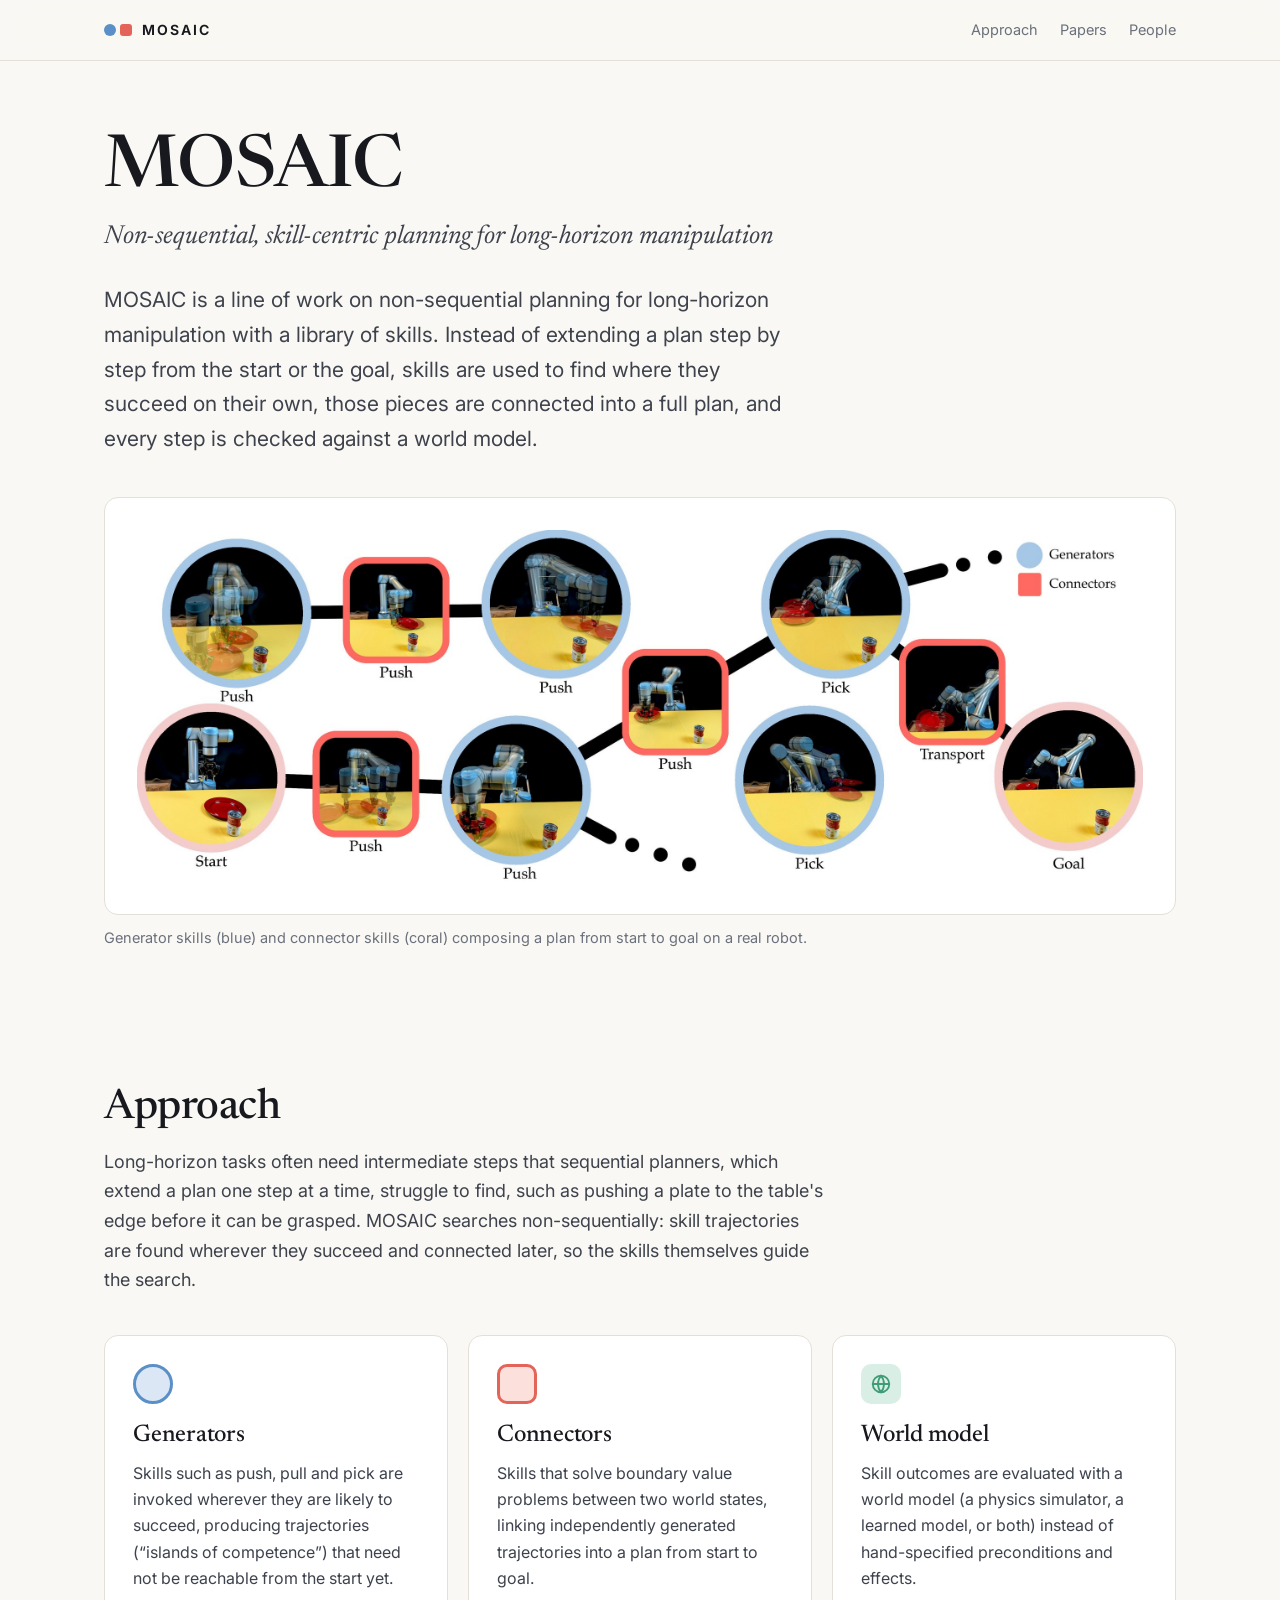
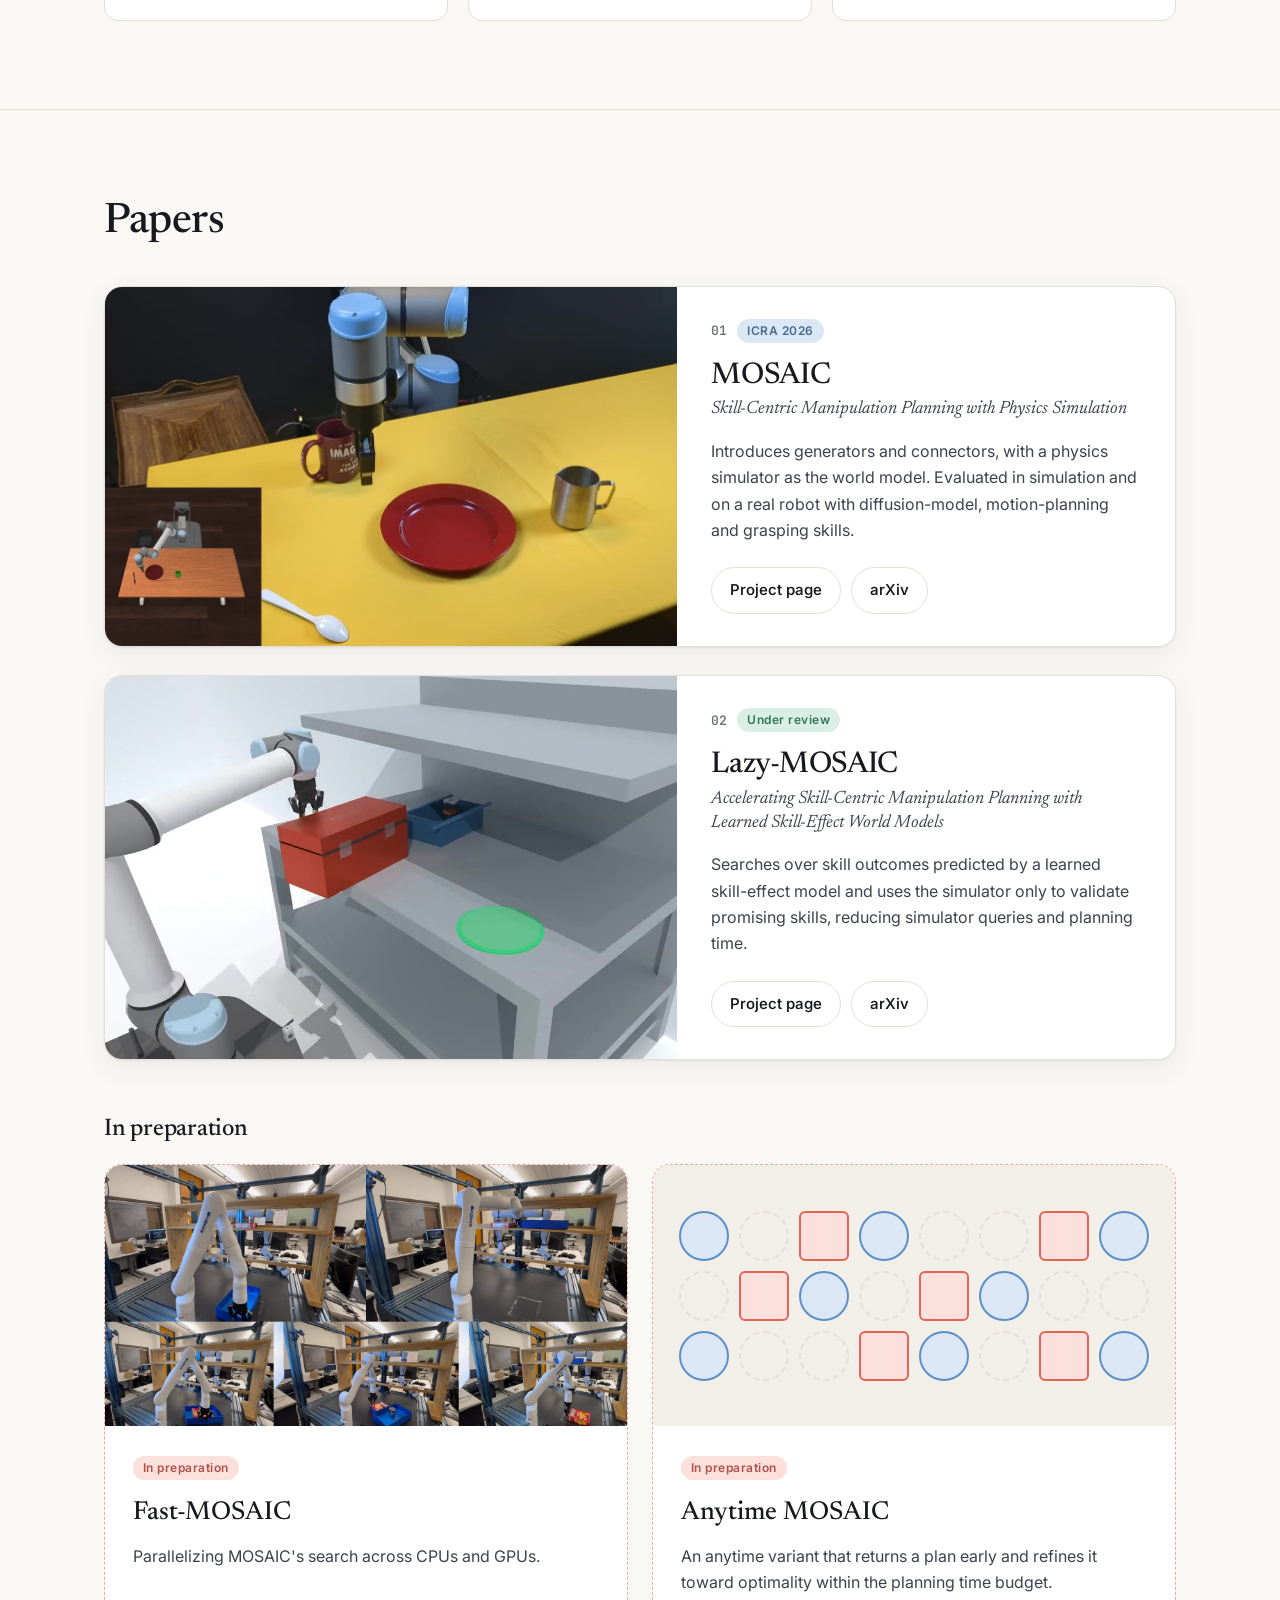
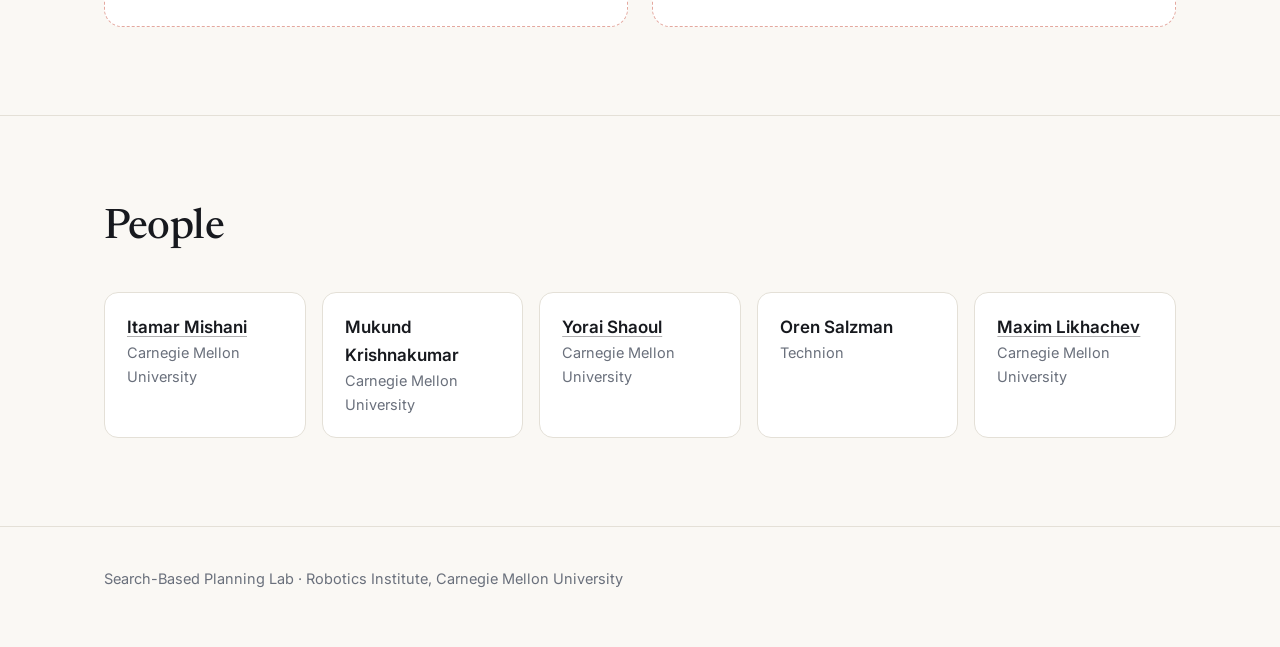
<file: index.html>
<!doctype html>
<html lang="en">
<head>
  <meta charset="utf-8">
  <meta name="viewport" content="width=device-width, initial-scale=1">
  <title>MOSAIC: Non-Sequential, Skill-Centric Manipulation Planning</title>
  <meta name="description" content="MOSAIC is a line of work on non-sequential, skill-centric planning for long-horizon robot manipulation.">
  <meta property="og:title" content="MOSAIC: Skill-Centric Manipulation Planning">
  <meta property="og:description" content="A family of skill-centric planners for long-horizon robot manipulation.">
  <meta property="og:image" content="https://skill-mosaic.github.io/assets/media/mosaic/mosaic_main.jpg">
  <meta name="twitter:card" content="summary_large_image">
  <link rel="icon" href="assets/favicon.gif">
  <link rel="preconnect" href="https://fonts.googleapis.com">
  <link rel="preconnect" href="https://fonts.gstatic.com" crossorigin>
  <link href="https://fonts.googleapis.com/css2?family=Inter:wght@400;500;600;700&family=JetBrains+Mono:wght@500;600&family=Newsreader:ital,opsz,wght@0,6..72,400;0,6..72,500;1,6..72,400;1,6..72,500&display=swap" rel="stylesheet">
  <link rel="stylesheet" href="assets/css/site.css">
  <script defer src="assets/js/site.js"></script>
</head>
<body>

<nav class="nav">
  <div class="wrap">
    <a class="brand" href="./"><span class="brand-mark"><i class="c"></i><i class="s"></i></span>MOSAIC</a>
    <div class="nav-links">
      <a href="#paradigm">Approach</a>
      <a href="#papers">Papers</a>
      <a href="#team" class="hide-sm">People</a>
    </div>
  </div>
</nav>

<header class="hero">
  <div class="wrap">
    <h1>MOSAIC</h1>
    <p class="hero-sub">Non-sequential, skill-centric planning for long-horizon manipulation</p>
    <p class="lede">
      MOSAIC is a line of work on non-sequential planning for long-horizon manipulation with a library of skills.
      Instead of extending a plan step by step from the start or the goal, skills are used to find where they succeed
      on their own, those pieces are connected into a full plan, and every step is checked against a world model.
    </p>

    <figure class="hero-figure">
      <div class="figure-card">
        <img src="assets/media/mosaic/mosaic_main.jpg" width="2400" height="840"
             alt="A MOSAIC plan on a real robot: generator skills (blue circles) such as push and pick are found independently, and connector skills (coral squares) link them from start to goal.">
      </div>
      <figcaption>Generator skills (blue) and connector skills (coral) composing a plan from start to goal on a real robot.</figcaption>
    </figure>
  </div>
</header>

<section class="section" id="paradigm">
  <div class="wrap">
    <div class="section-head">
      <h2>Approach</h2>
      <p>
        Long-horizon tasks often need intermediate steps that sequential planners, which extend a plan one step at a time,
        struggle to find, such as pushing a plate to the table's edge before it can be grasped. MOSAIC searches
        non-sequentially: skill trajectories are found wherever they succeed and connected later, so the skills themselves guide the search.
      </p>
    </div>

    <div class="pillars">
      <div class="pillar">
        <div class="glyph gen" aria-hidden="true"></div>
        <h3>Generators</h3>
        <p>Skills such as push, pull and pick are invoked wherever they are likely to succeed, producing trajectories (“islands of competence”) that need not be reachable from the start yet.</p>
      </div>
      <div class="pillar">
        <div class="glyph con" aria-hidden="true"></div>
        <h3>Connectors</h3>
        <p>Skills that solve boundary value problems between two world states, linking independently generated trajectories into a plan from start to goal.</p>
      </div>
      <div class="pillar">
        <div class="glyph wm" aria-hidden="true">
          <svg viewBox="0 0 24 24" fill="none" stroke="currentColor" stroke-width="2" stroke-linecap="round" stroke-linejoin="round"><circle cx="12" cy="12" r="9"/><path d="M3 12h18M12 3a14 14 0 0 1 0 18M12 3a14 14 0 0 0 0 18"/></svg>
        </div>
        <h3>World model</h3>
        <p>Skill outcomes are evaluated with a world model (a physics simulator, a learned model, or both) instead of hand-specified preconditions and effects.</p>
      </div>
    </div>

      </div>
</section>

<section class="section" id="papers">
  <div class="wrap">
    <div class="section-head">
      <h2>Papers</h2>
    </div>

    <div class="papers">
      <article class="paper">
        <a class="media" href="mosaic/" aria-label="MOSAIC project page">
          <video data-loop autoplay muted loop playsinline preload="metadata" poster="assets/media/mosaic/mosaic-static-obs.jpg">
            <source src="assets/media/mosaic/mosaic-static-obs.mp4" type="video/mp4">
          </video>
        </a>
        <div class="paper-body">
          <div class="paper-meta"><span class="paper-num">01</span><span class="tag venue">ICRA 2026</span></div>
          <h3>MOSAIC</h3>
          <div class="subtitle">Skill-Centric Manipulation Planning with Physics Simulation</div>
          <p class="pitch">Introduces generators and connectors, with a physics simulator as the world model. Evaluated in simulation and on a real robot with diffusion-model, motion-planning and grasping skills.</p>
          <div class="btn-row">
            <a class="btn" href="mosaic/">Project page</a>
            <a class="btn" href="https://arxiv.org/abs/2504.16738">arXiv</a>
          </div>
        </div>
      </article>

      <article class="paper">
        <a class="media" href="lazy-mosaic/" aria-label="Lazy-MOSAIC project page">
          <video data-loop autoplay muted loop playsinline preload="metadata" poster="assets/media/lazy/sim_cover.jpg">
            <source src="assets/media/lazy/sim_cover.mp4" type="video/mp4">
          </video>
        </a>
        <div class="paper-body">
          <div class="paper-meta"><span class="paper-num">02</span><span class="tag review">Under review</span></div>
          <h3>Lazy-MOSAIC</h3>
          <div class="subtitle">Accelerating Skill-Centric Manipulation Planning with Learned Skill-Effect World Models</div>
          <p class="pitch">Searches over skill outcomes predicted by a learned skill-effect model and uses the simulator only to validate promising skills, reducing simulator queries and planning time.</p>
          <div class="btn-row">
            <a class="btn" href="lazy-mosaic/">Project page</a>
            <a class="btn" href="https://arxiv.org/abs/2611.21517">arXiv</a>
          </div>
        </div>
      </article>
    </div>

    <div class="upcoming-head">
      <h3>In preparation</h3>
    </div>
    <div class="teasers">
      <article class="teaser">
        <div class="media">
          <video data-loop autoplay muted loop playsinline preload="metadata" poster="assets/media/upcoming/parallel_montage.jpg"
                 aria-label="Five real-robot runs of a Kinova arm moving a bin, a can and a cracker box on a shelf.">
            <source src="assets/media/upcoming/parallel_montage.mp4" type="video/mp4">
          </video>
        </div>
        <div class="teaser-body">
          <span class="tag soon">In preparation</span>
          <h4>Fast-MOSAIC</h4>
          <p>Parallelizing MOSAIC's search across CPUs and GPUs.</p>
        </div>
      </article>
      <article class="teaser">
        <div class="media" aria-hidden="true">
          <div class="tiles">
            <i class="c"></i><i class="o"></i><i class="s"></i><i class="c"></i><i class="o"></i><i class="o"></i><i class="s"></i><i class="c"></i>
            <i class="o"></i><i class="s"></i><i class="c"></i><i class="o"></i><i class="s"></i><i class="c"></i><i class="o"></i><i class="o"></i>
            <i class="c"></i><i class="o"></i><i class="o"></i><i class="s"></i><i class="c"></i><i class="o"></i><i class="s"></i><i class="c"></i>
          </div>
        </div>
        <div class="teaser-body">
          <span class="tag soon">In preparation</span>
          <h4>Anytime MOSAIC</h4>
          <p>An anytime variant that returns a plan early and refines it toward optimality within the planning time budget.</p>
        </div>
      </article>
    </div>
  </div>
</section>

<section class="section" id="team">
  <div class="wrap">
    <div class="section-head">
      <h2>People</h2>
    </div>
    <div class="people">
      <div class="person"><b><a href="https://imishani.github.io/">Itamar Mishani</a></b><span>Carnegie Mellon University</span></div>
      <div class="person"><b>Mukund Krishnakumar</b><span>Carnegie Mellon University</span></div>
      <div class="person"><b><a href="https://yoraish.com/">Yorai Shaoul</a></b><span>Carnegie Mellon University</span></div>
      <div class="person"><b>Oren Salzman</b><span>Technion</span></div>
      <div class="person"><b><a href="https://www.cs.cmu.edu/~maxim/">Maxim Likhachev</a></b><span>Carnegie Mellon University</span></div>
    </div>
  </div>
</section>

<footer class="footer">
  <div class="wrap">
    <div>Search-Based Planning Lab · Robotics Institute, Carnegie Mellon University</div>
  </div>
</footer>

</body>
</html>
</file>
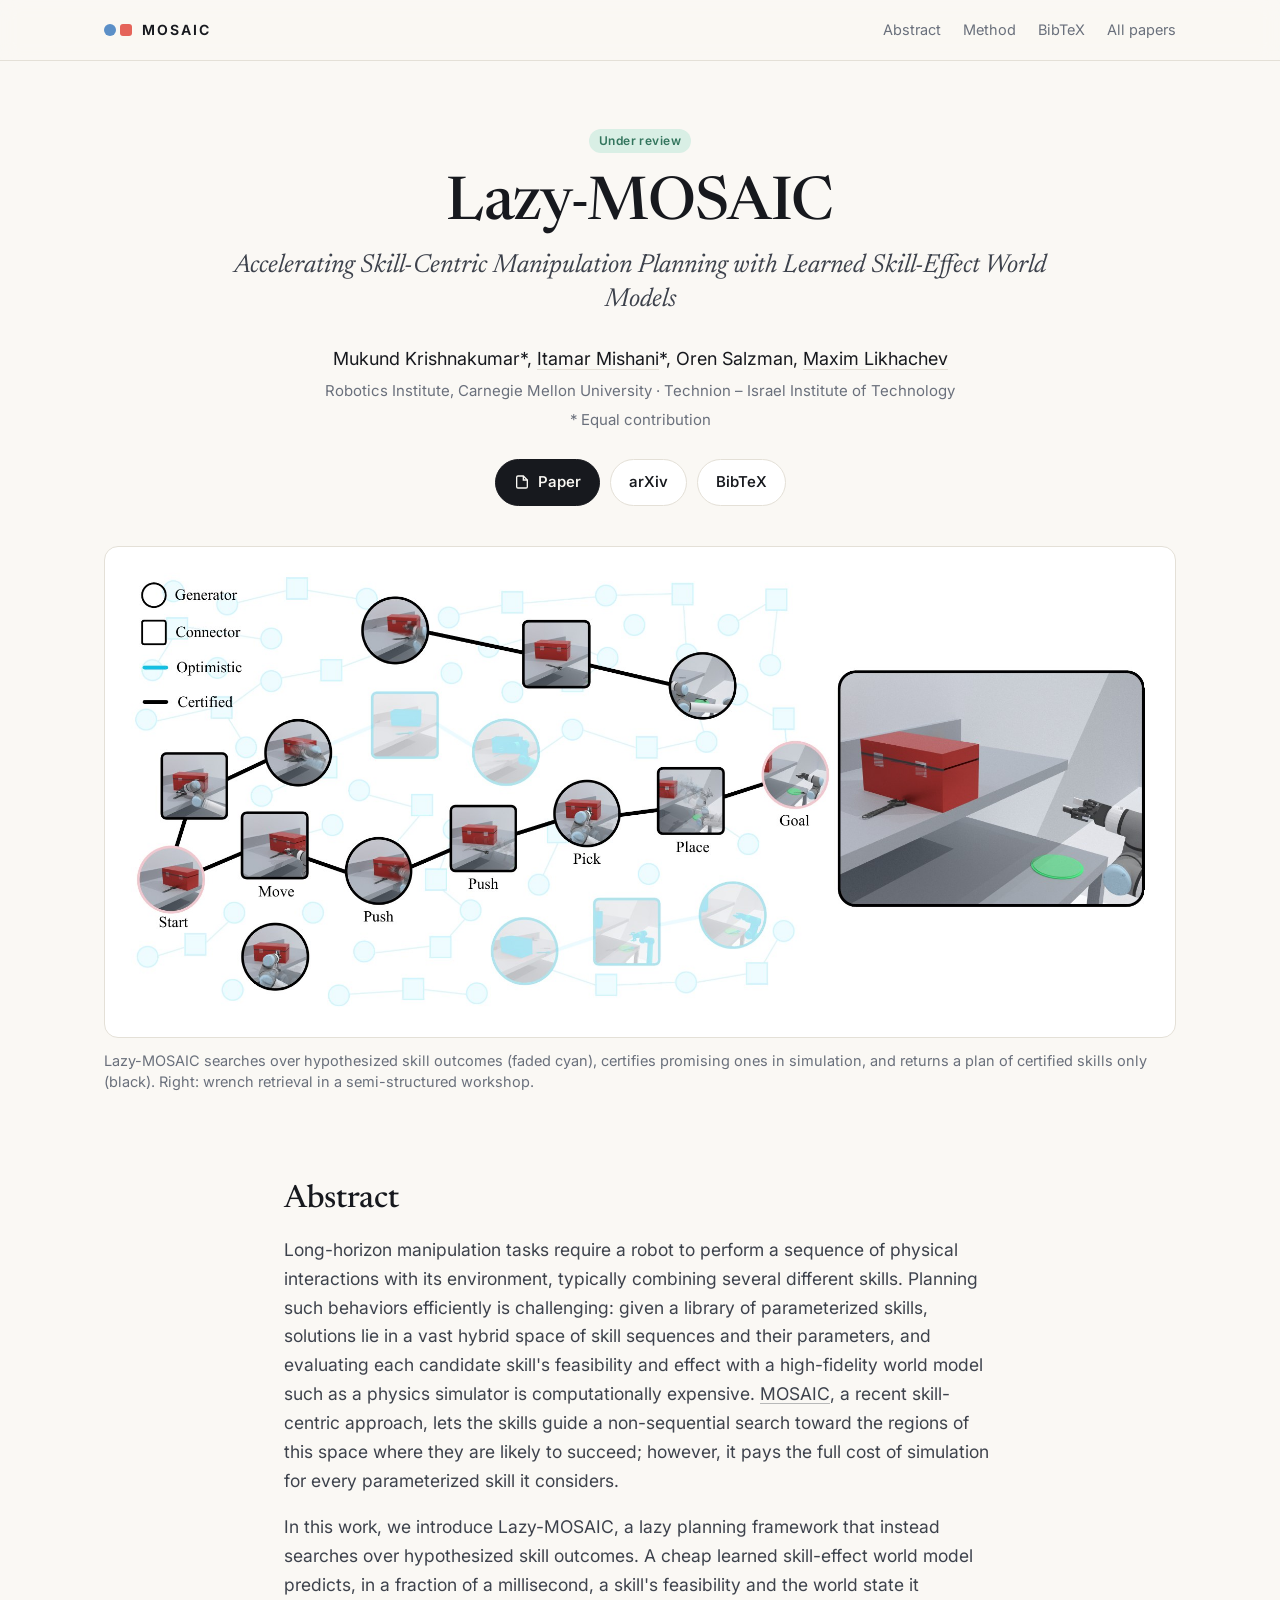
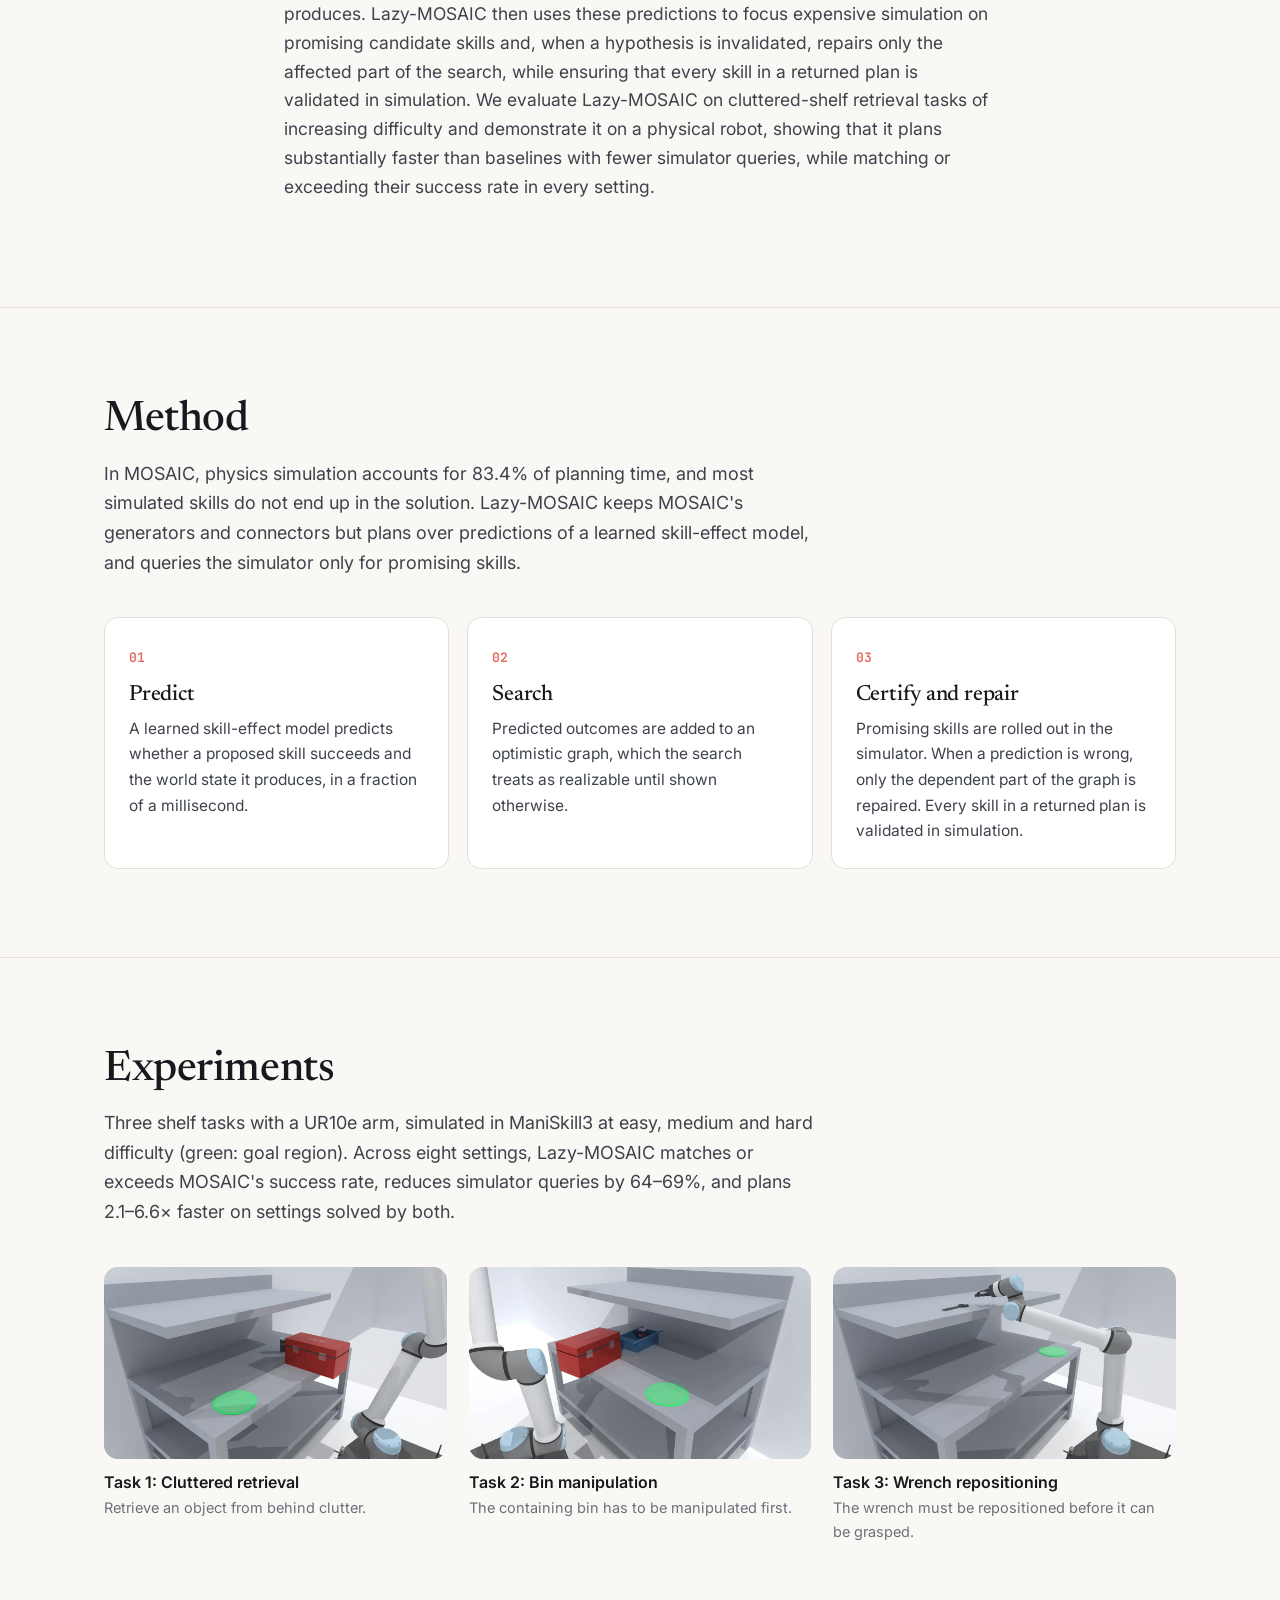
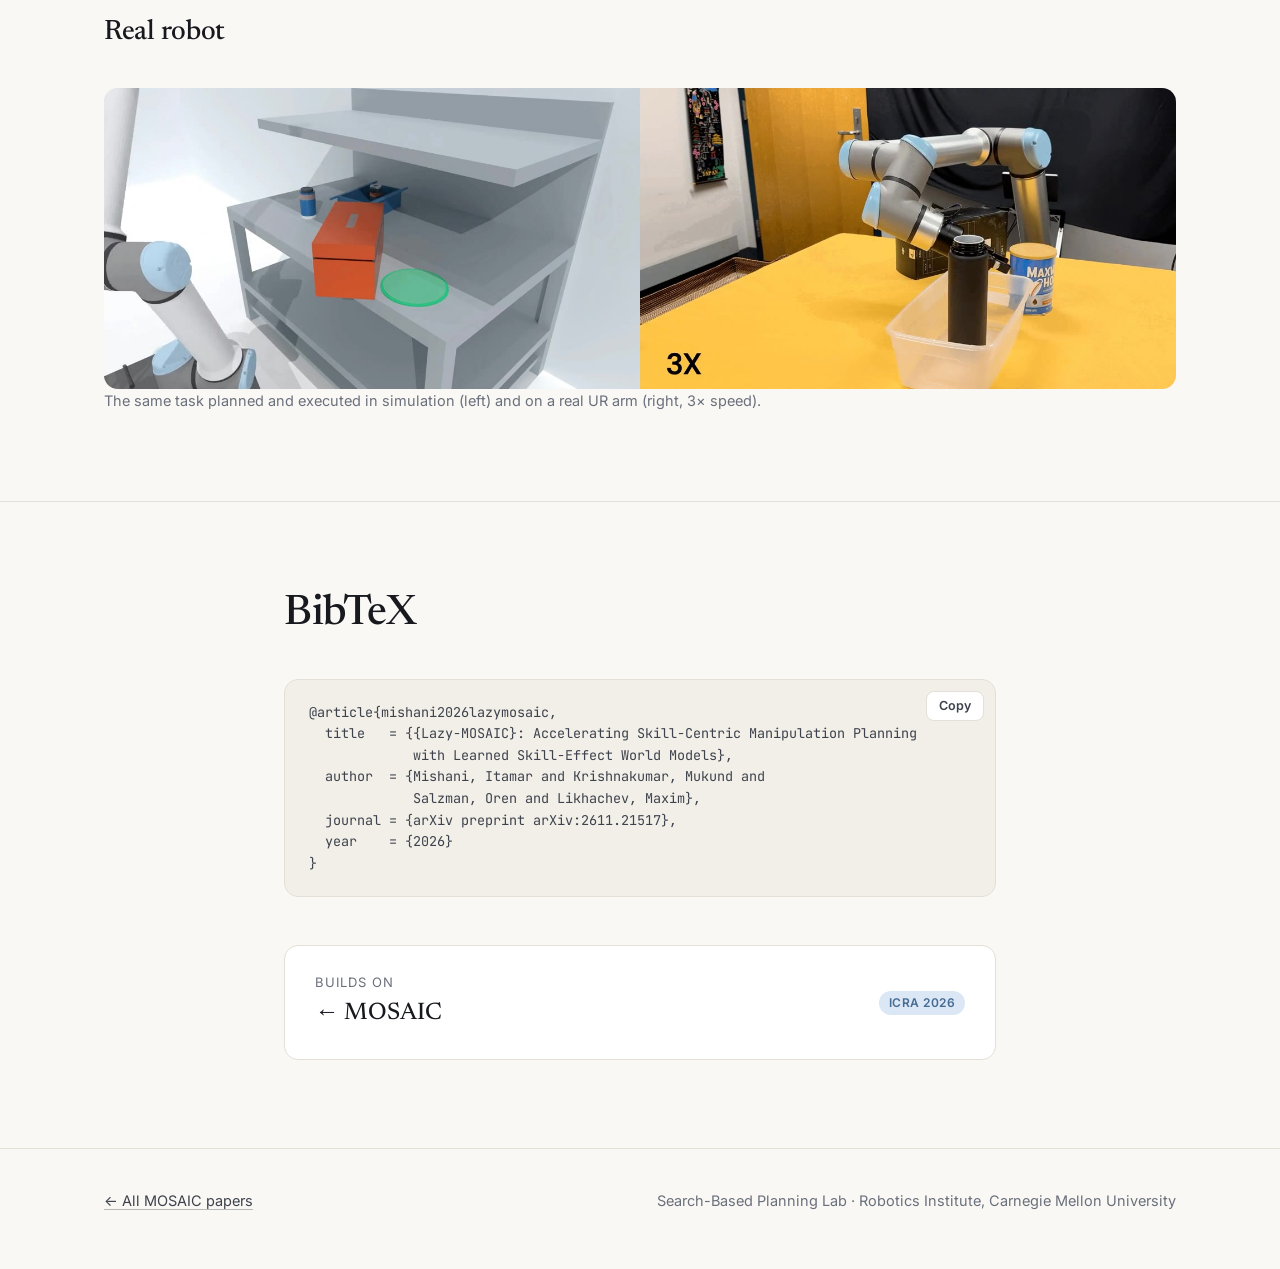
<file: lazy-mosaic/index.html>
<!doctype html>
<html lang="en">
<head>
  <meta charset="utf-8">
  <meta name="viewport" content="width=device-width, initial-scale=1">
  <title>Lazy-MOSAIC: Accelerating Skill-Centric Manipulation Planning with Learned Skill-Effect World Models</title>
  <meta name="description" content="Lazy-MOSAIC plans over cheap learned predictions of skill outcomes and simulates only what the plan needs: 2.1–6.6× faster planning with 64–69% fewer simulator queries.">
  <meta property="og:title" content="Lazy-MOSAIC: Accelerating Skill-Centric Manipulation Planning with Learned Skill-Effect World Models">
  <meta property="og:image" content="https://skill-mosaic.github.io/assets/media/lazy/lazy_main.jpg">
  <meta name="twitter:card" content="summary_large_image">
  <link rel="icon" href="../assets/favicon.gif">
  <link rel="preconnect" href="https://fonts.googleapis.com">
  <link rel="preconnect" href="https://fonts.gstatic.com" crossorigin>
  <link href="https://fonts.googleapis.com/css2?family=Inter:wght@400;500;600;700&family=JetBrains+Mono:wght@500;600&family=Newsreader:ital,opsz,wght@0,6..72,400;0,6..72,500;1,6..72,400;1,6..72,500&display=swap" rel="stylesheet">
  <link rel="stylesheet" href="../assets/css/site.css">
  <script defer src="../assets/js/site.js"></script>
</head>
<body>

<nav class="nav">
  <div class="wrap">
    <a class="brand" href="../"><span class="brand-mark"><i class="c"></i><i class="s"></i></span>MOSAIC</a>
    <div class="nav-links">
      <a href="#abstract">Abstract</a>
      <a href="#method" class="hide-sm">Method</a>
      <a href="#bibtex">BibTeX</a>
      <a href="../#papers">All papers</a>
    </div>
  </div>
</nav>

<header class="paper-hero">
  <div class="wrap">
    <span class="tag review">Under review</span>
    <h1>Lazy-MOSAIC</h1>
    <p class="subtitle">Accelerating Skill-Centric Manipulation Planning with Learned Skill-Effect World Models</p>
    <div class="authors">
      Mukund Krishnakumar*,
      <a href="https://imishani.github.io/">Itamar Mishani</a>*,
      Oren Salzman,
      <a href="https://www.cs.cmu.edu/~maxim/">Maxim Likhachev</a>
    </div>
    <div class="affil">Robotics Institute, Carnegie Mellon University · Technion – Israel Institute of Technology</div>
    <div class="affil">* Equal contribution</div>
    <div class="btn-row">
      <a class="btn primary" href="https://arxiv.org/pdf/2611.21517">
        <svg viewBox="0 0 24 24" fill="none" stroke="currentColor" stroke-width="2"><path d="M14 3H6a2 2 0 0 0-2 2v14a2 2 0 0 0 2 2h12a2 2 0 0 0 2-2V9z"/><path d="M14 3v6h6"/></svg>Paper</a>
      <a class="btn" href="https://arxiv.org/abs/2611.21517">arXiv</a>
      <a class="btn" href="#bibtex">BibTeX</a>
    </div>
  </div>
</header>

<div class="wrap">
  <figure>
    <div class="figure-card">
      <img src="../assets/media/lazy/lazy_main.jpg" width="2025" height="889"
           alt="Lazy-MOSAIC's search graph of generators and connectors: optimistic (cyan) and certified (black) skills from start to goal, beside the wrench retrieval scene.">
    </div>
    <figcaption>Lazy-MOSAIC searches over hypothesized skill outcomes (faded cyan), certifies promising ones in simulation, and returns a plan of certified skills only (black). Right: wrench retrieval in a semi-structured workshop.</figcaption>
  </figure>
</div>

<section class="section" id="abstract">
  <div class="wrap narrow prose">
    <h2>Abstract</h2>
    <p>
      Long-horizon manipulation tasks require a robot to perform a sequence of physical interactions with its environment,
      typically combining several different skills. Planning such behaviors efficiently is challenging: given a library of
      parameterized skills, solutions lie in a vast hybrid space of skill sequences and their parameters, and evaluating each
      candidate skill's feasibility and effect with a high-fidelity world model such as a physics simulator is computationally
      expensive. <a href="../mosaic/">MOSAIC</a>, a recent skill-centric approach, lets the skills guide a non-sequential search
      toward the regions of this space where they are likely to succeed; however, it pays the full cost of simulation for every
      parameterized skill it considers.
    </p>
    <p>
      In this work, we introduce Lazy-MOSAIC, a lazy planning framework that instead searches over hypothesized skill outcomes.
      A cheap learned skill-effect world model predicts, in a fraction of a millisecond, a skill's feasibility and the world state
      it produces. Lazy-MOSAIC then uses these predictions to focus expensive simulation on promising candidate skills and, when a
      hypothesis is invalidated, repairs only the affected part of the search, while ensuring that every skill in a returned plan is
      validated in simulation. We evaluate Lazy-MOSAIC on cluttered-shelf retrieval tasks of increasing difficulty and demonstrate it
      on a physical robot, showing that it plans substantially faster than baselines with fewer simulator queries, while matching or
      exceeding their success rate in every setting.
    </p>
  </div>
</section>

<section class="section" id="method">
  <div class="wrap">
    <div class="section-head">
      <h2>Method</h2>
      <p>
        In MOSAIC, physics simulation accounts for 83.4% of planning time, and most simulated skills do not end up in the solution.
        Lazy-MOSAIC keeps MOSAIC's generators and connectors but plans over predictions of a learned skill-effect model,
        and queries the simulator only for promising skills.
      </p>
    </div>
    <div class="steps">
      <div class="step">
        <h3>Predict</h3>
        <p>A learned skill-effect model predicts whether a proposed skill succeeds and the world state it produces, in a fraction of a millisecond.</p>
      </div>
      <div class="step">
        <h3>Search</h3>
        <p>Predicted outcomes are added to an optimistic graph, which the search treats as realizable until shown otherwise.</p>
      </div>
      <div class="step">
        <h3>Certify and repair</h3>
        <p>Promising skills are rolled out in the simulator. When a prediction is wrong, only the dependent part of the graph is repaired. Every skill in a returned plan is validated in simulation.</p>
      </div>
    </div>
  </div>
</section>

<section class="section" id="tasks">
  <div class="wrap">
    <div class="section-head">
      <h2>Experiments</h2>
      <p>Three shelf tasks with a UR10e arm, simulated in ManiSkill3 at easy, medium and hard difficulty (green: goal region). Across eight settings, Lazy-MOSAIC matches or exceeds MOSAIC's success rate, reduces simulator queries by 64–69%, and plans 2.1–6.6× faster on settings solved by both.</p>
    </div>
    <div class="grid-3">
      <figure class="clip">
        <div class="media"><video data-loop autoplay muted loop playsinline preload="metadata" poster="../assets/media/lazy/sim_task1.jpg"><source src="../assets/media/lazy/sim_task1.mp4" type="video/mp4"></video></div>
        <h3>Task 1: Cluttered retrieval</h3>
        <p>Retrieve an object from behind clutter.</p>
      </figure>
      <figure class="clip">
        <div class="media"><video data-loop autoplay muted loop playsinline preload="metadata" poster="../assets/media/lazy/sim_task2.jpg"><source src="../assets/media/lazy/sim_task2.mp4" type="video/mp4"></video></div>
        <h3>Task 2: Bin manipulation</h3>
        <p>The containing bin has to be manipulated first.</p>
      </figure>
      <figure class="clip">
        <div class="media"><video data-loop autoplay muted loop playsinline preload="metadata" poster="../assets/media/lazy/sim_task3.jpg"><source src="../assets/media/lazy/sim_task3.mp4" type="video/mp4"></video></div>
        <h3>Task 3: Wrench repositioning</h3>
        <p>The wrench must be repositioned before it can be grasped.</p>
      </figure>
    </div>

    <div class="section-head" style="margin-top:72px">
      <h2 style="font-size:28px">Real robot</h2>
    </div>
    <figure class="clip">
      <div class="media"><video data-loop autoplay muted loop playsinline preload="metadata" poster="../assets/media/lazy/sim_real.jpg"><source src="../assets/media/lazy/sim_real.mp4" type="video/mp4"></video></div>
      <p>The same task planned and executed in simulation (left) and on a real UR arm (right, 3× speed).</p>
    </figure>
  </div>
</section>

<section class="section" id="bibtex">
  <div class="wrap narrow">
    <div class="section-head"><h2>BibTeX</h2></div>
    <div class="bibtex">
      <button class="copy" type="button">Copy</button>
<pre>@article{mishani2026lazymosaic,
  title   = {{Lazy-MOSAIC}: Accelerating Skill-Centric Manipulation Planning
             with Learned Skill-Effect World Models},
  author  = {Mishani, Itamar and Krishnakumar, Mukund and
             Salzman, Oren and Likhachev, Maxim},
  journal = {arXiv preprint arXiv:2611.21517},
  year    = {2026}
}</pre>
    </div>
    <a class="next" href="../mosaic/" style="margin-top:48px">
      <span><small>Builds on</small><b>← MOSAIC</b></span>
      <span class="tag venue">ICRA 2026</span>
    </a>
  </div>
</section>

<footer class="footer">
  <div class="wrap">
    <div><a href="../">← All MOSAIC papers</a></div>
    <div>Search-Based Planning Lab · Robotics Institute, Carnegie Mellon University</div>
  </div>
</footer>

</body>
</html>
</file>
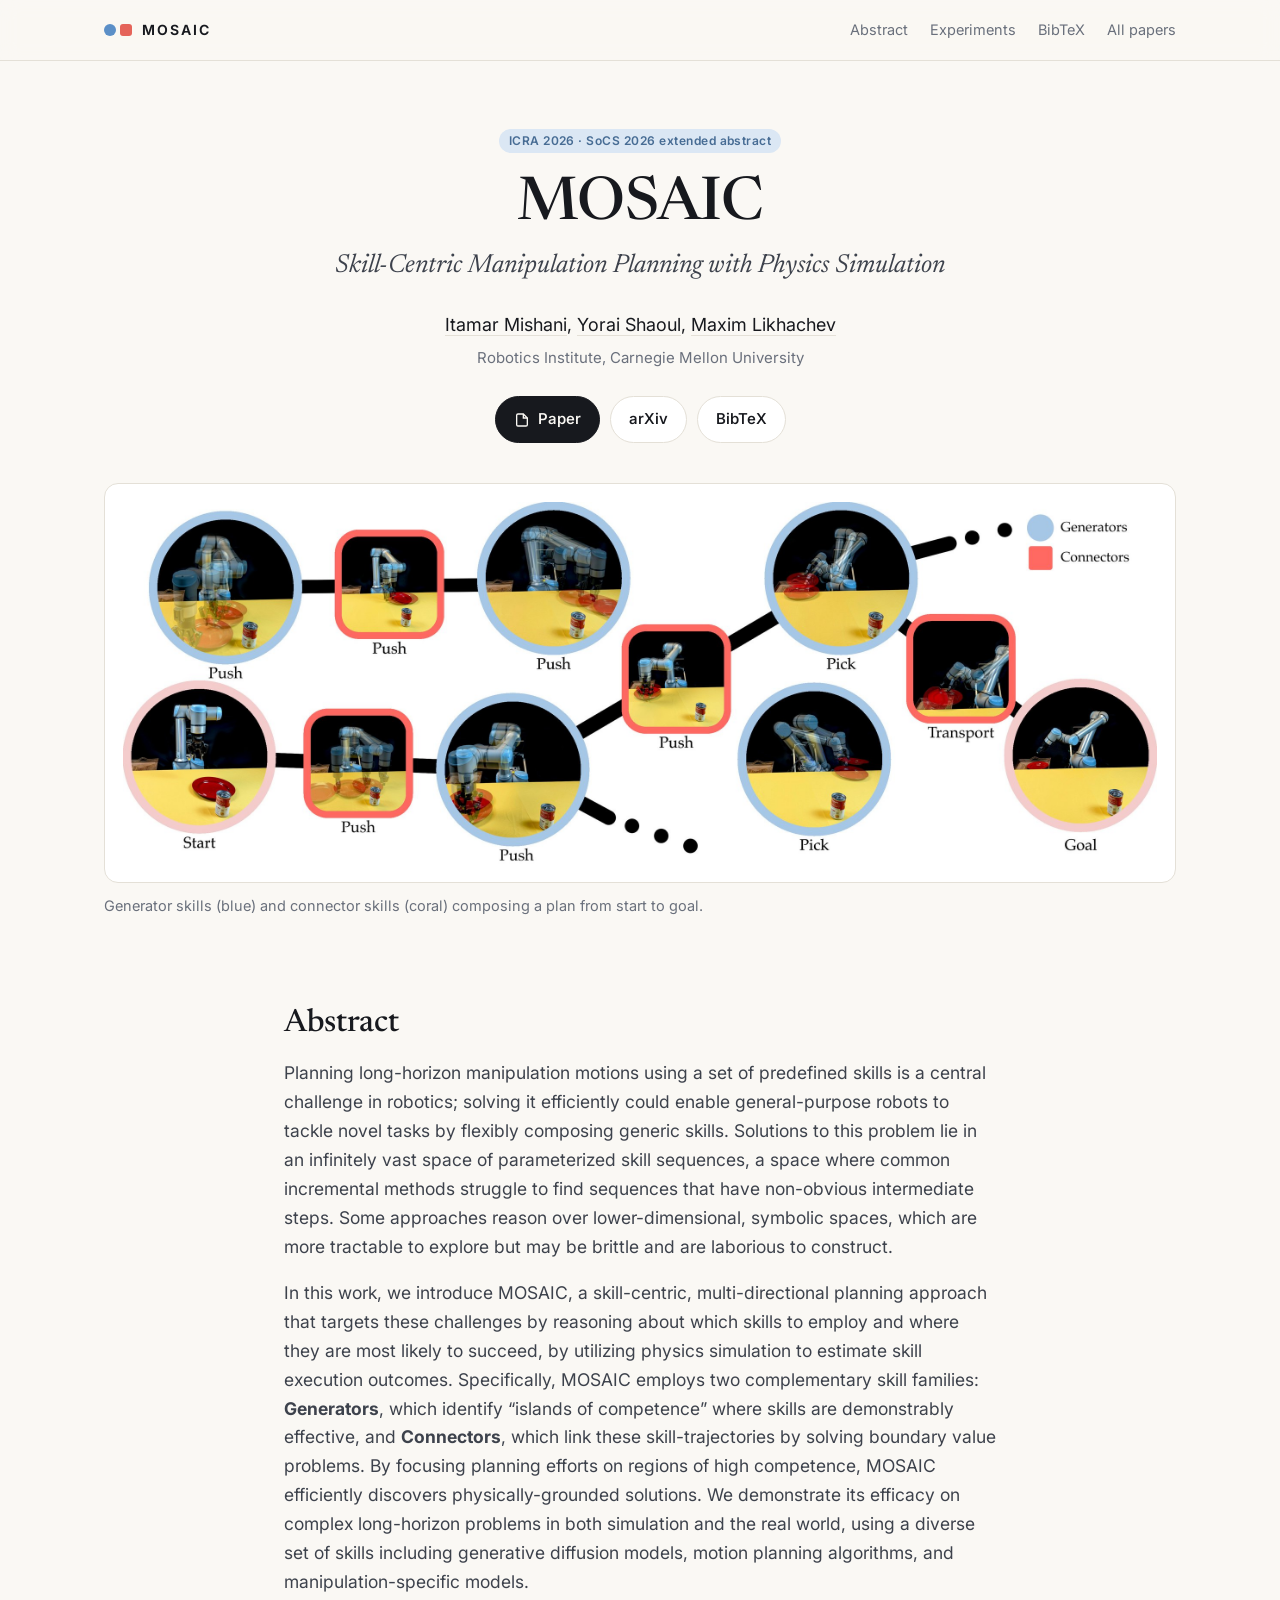
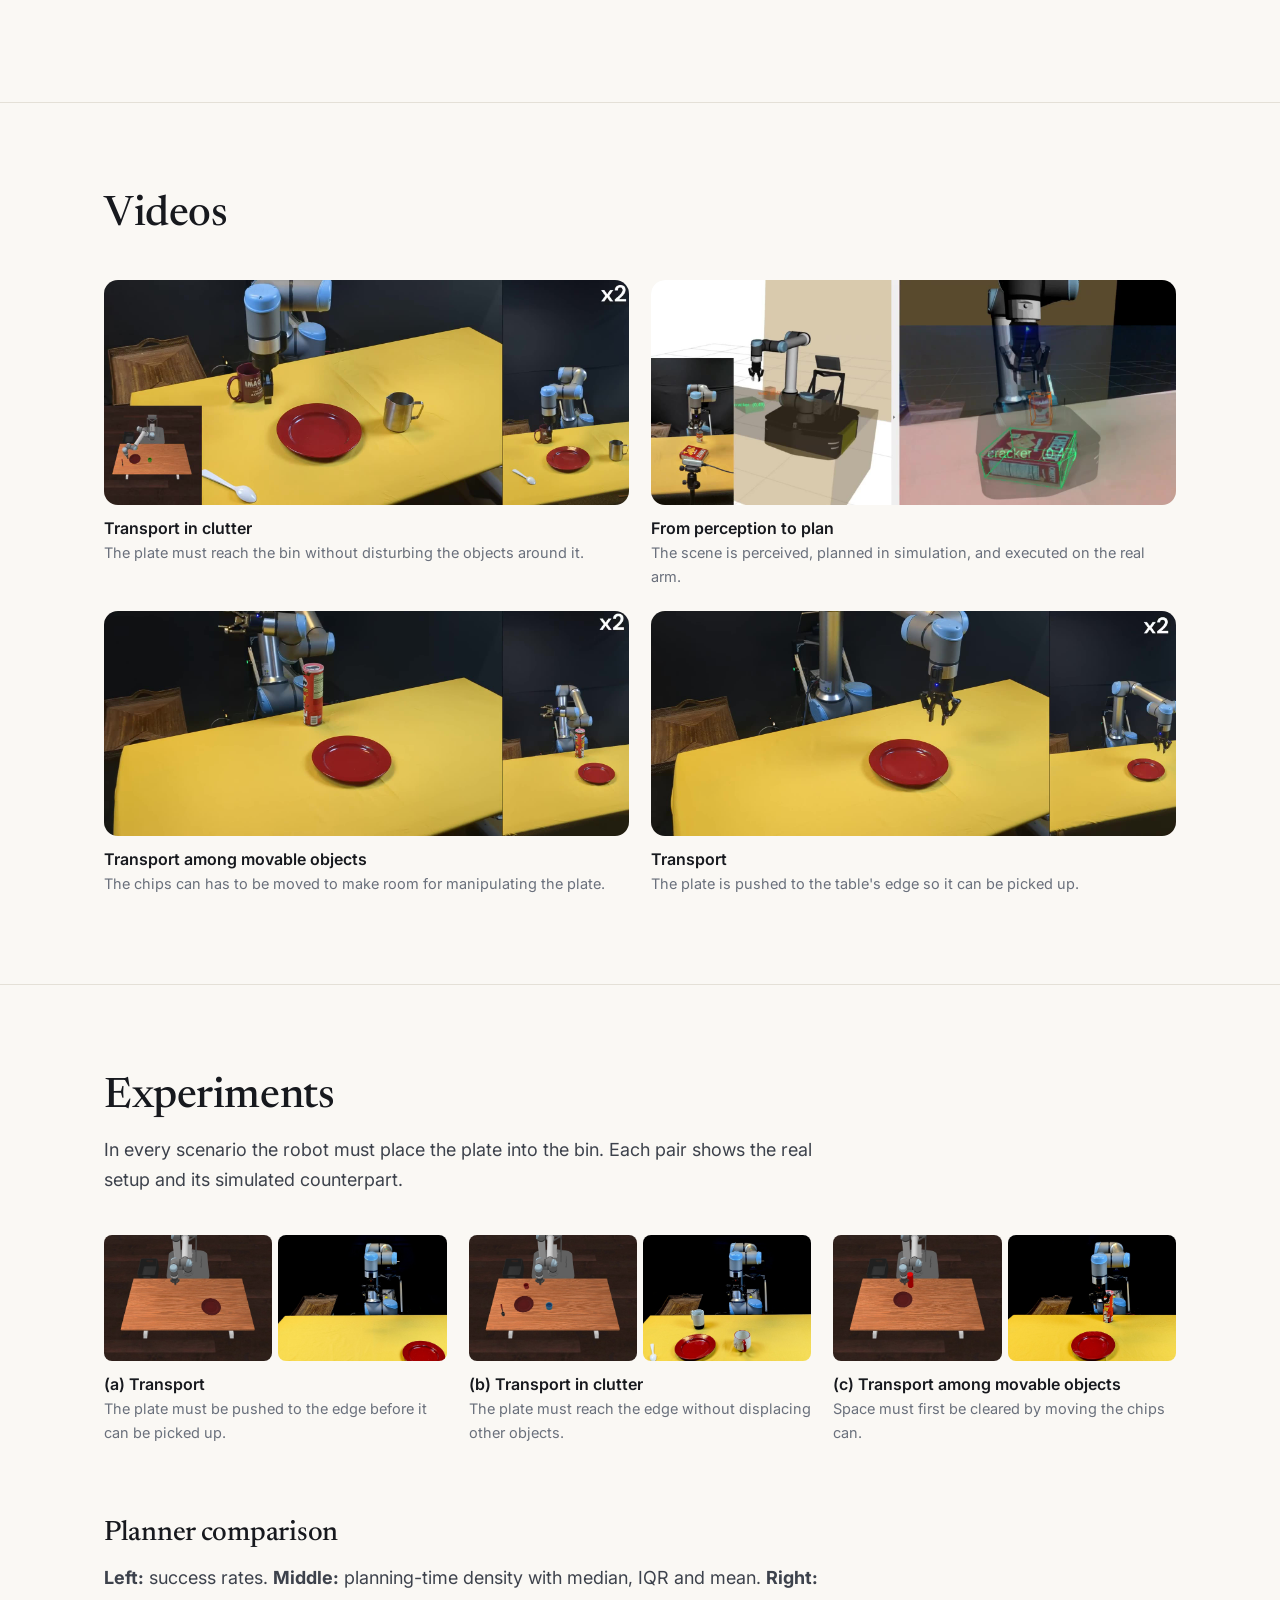
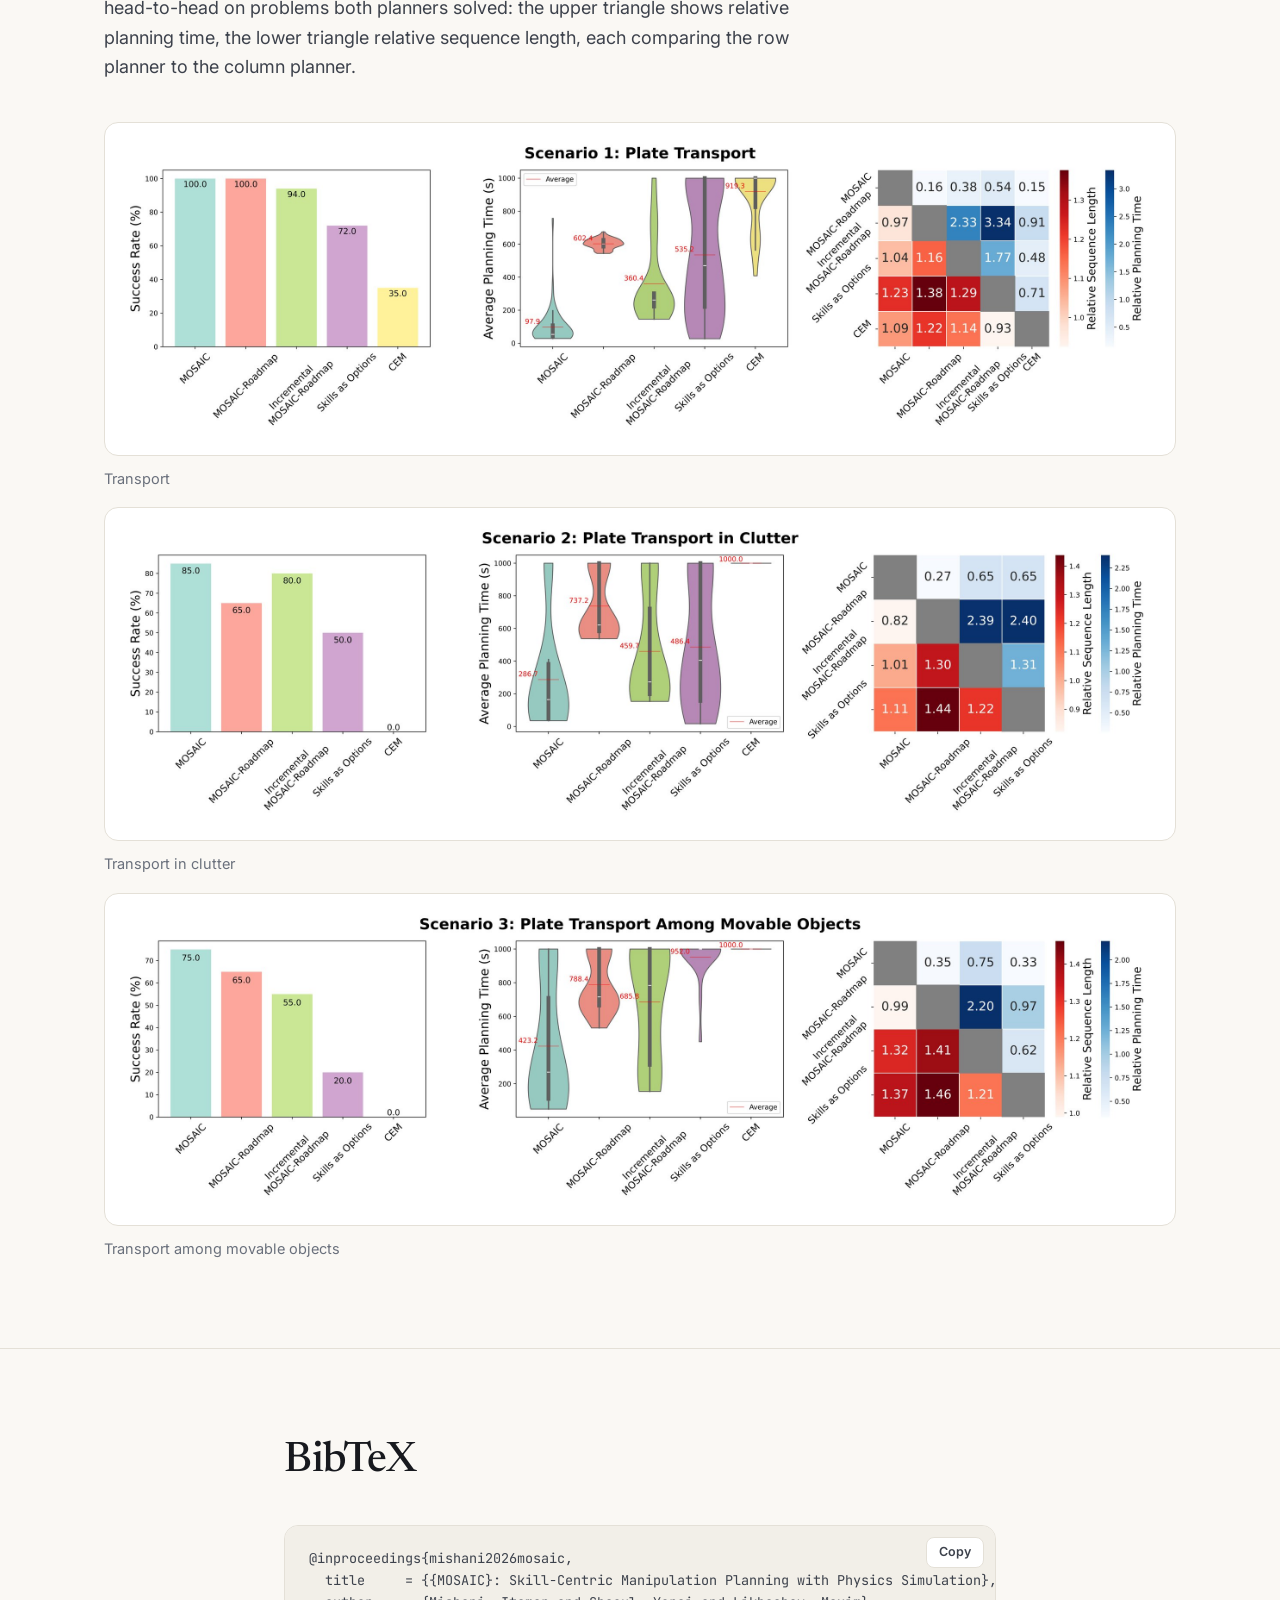
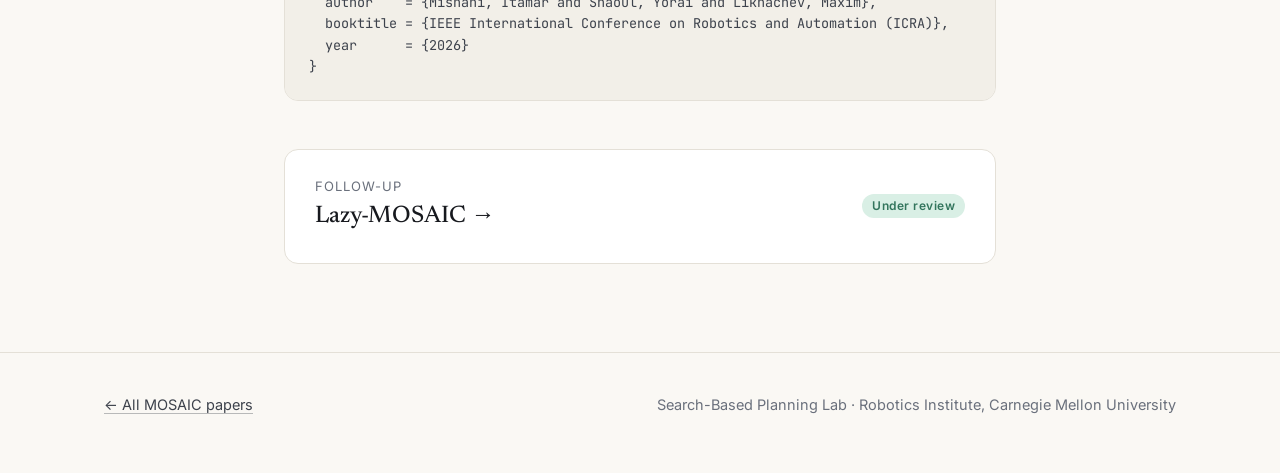
<file: mosaic/index.html>
<!doctype html>
<html lang="en">
<head>
  <meta charset="utf-8">
  <meta name="viewport" content="width=device-width, initial-scale=1">
  <title>MOSAIC: Skill-Centric Manipulation Planning with Physics Simulation</title>
  <meta name="description" content="MOSAIC (ICRA 2026): skill-centric, multi-directional manipulation planning that uses physics simulation to find where skills succeed.">
  <meta property="og:title" content="MOSAIC: Skill-Centric Manipulation Planning with Physics Simulation">
  <meta property="og:image" content="https://skill-mosaic.github.io/assets/media/mosaic/mosaic_main.jpg">
  <meta name="twitter:card" content="summary_large_image">
  <link rel="icon" href="../assets/favicon.gif">
  <link rel="preconnect" href="https://fonts.googleapis.com">
  <link rel="preconnect" href="https://fonts.gstatic.com" crossorigin>
  <link href="https://fonts.googleapis.com/css2?family=Inter:wght@400;500;600;700&family=JetBrains+Mono:wght@500;600&family=Newsreader:ital,opsz,wght@0,6..72,400;0,6..72,500;1,6..72,400;1,6..72,500&display=swap" rel="stylesheet">
  <link rel="stylesheet" href="../assets/css/site.css">
  <script defer src="../assets/js/site.js"></script>
</head>
<body>

<nav class="nav">
  <div class="wrap">
    <a class="brand" href="../"><span class="brand-mark"><i class="c"></i><i class="s"></i></span>MOSAIC</a>
    <div class="nav-links">
      <a href="#abstract">Abstract</a>
      <a href="#experiments" class="hide-sm">Experiments</a>
      <a href="#bibtex">BibTeX</a>
      <a href="../#papers">All papers</a>
    </div>
  </div>
</nav>

<header class="paper-hero">
  <div class="wrap">
    <span class="tag venue">ICRA 2026 · SoCS 2026 extended abstract</span>
    <h1>MOSAIC</h1>
    <p class="subtitle">Skill-Centric Manipulation Planning with Physics Simulation</p>
    <div class="authors">
      <a href="https://imishani.github.io/">Itamar Mishani</a>,
      <a href="https://yoraish.com/">Yorai Shaoul</a>,
      <a href="https://www.cs.cmu.edu/~maxim/">Maxim Likhachev</a>
    </div>
    <div class="affil">Robotics Institute, Carnegie Mellon University</div>
    <div class="btn-row">
      <a class="btn primary" href="https://arxiv.org/pdf/2504.16738">
        <svg viewBox="0 0 24 24" fill="none" stroke="currentColor" stroke-width="2"><path d="M14 3H6a2 2 0 0 0-2 2v14a2 2 0 0 0 2 2h12a2 2 0 0 0 2-2V9z"/><path d="M14 3v6h6"/></svg>Paper</a>
      <a class="btn" href="https://arxiv.org/abs/2504.16738">arXiv</a>
      <a class="btn" href="#bibtex">BibTeX</a>
    </div>
  </div>
</header>

<div class="wrap">
  <figure>
    <div class="figure-card">
      <img src="../assets/media/mosaic/mosaic_main.jpg" width="2400" height="840"
           alt="Generators (blue circles) and connectors (coral squares) forming a plan from start to goal on a real UR arm.">
    </div>
    <figcaption>Generator skills (blue) and connector skills (coral) composing a plan from start to goal.</figcaption>
  </figure>
</div>

<section class="section" id="abstract">
  <div class="wrap narrow prose">
    <h2>Abstract</h2>
    <p>
      Planning long-horizon manipulation motions using a set of predefined skills is a central challenge in robotics;
      solving it efficiently could enable general-purpose robots to tackle novel tasks by flexibly composing generic skills.
      Solutions to this problem lie in an infinitely vast space of parameterized skill sequences, a space where common
      incremental methods struggle to find sequences that have non-obvious intermediate steps. Some approaches reason over
      lower-dimensional, symbolic spaces, which are more tractable to explore but may be brittle and are laborious to construct.
    </p>
    <p>
      In this work, we introduce MOSAIC, a skill-centric, multi-directional planning approach that targets these challenges
      by reasoning about which skills to employ and where they are most likely to succeed, by utilizing physics simulation to
      estimate skill execution outcomes. Specifically, MOSAIC employs two complementary skill families: <strong>Generators</strong>,
      which identify “islands of competence” where skills are demonstrably effective, and <strong>Connectors</strong>, which link
      these skill-trajectories by solving boundary value problems. By focusing planning efforts on regions of high competence,
      MOSAIC efficiently discovers physically-grounded solutions. We demonstrate its efficacy on complex long-horizon problems in
      both simulation and the real world, using a diverse set of skills including generative diffusion models, motion planning
      algorithms, and manipulation-specific models.
    </p>
  </div>
</section>

<section class="section" id="videos">
  <div class="wrap">
    <div class="section-head">
      <h2>Videos</h2>
    </div>
    <div class="grid-2">
      <figure class="clip">
        <div class="media"><video data-loop autoplay muted loop playsinline preload="metadata" poster="../assets/media/mosaic/mosaic-static-obs.jpg"><source src="../assets/media/mosaic/mosaic-static-obs.mp4" type="video/mp4"></video></div>
        <h3>Transport in clutter</h3>
        <p>The plate must reach the bin without disturbing the objects around it.</p>
      </figure>
      <figure class="clip">
        <div class="media"><video data-loop autoplay muted loop playsinline preload="metadata" poster="../assets/media/mosaic/perception_mosaic.jpg"><source src="../assets/media/mosaic/perception_mosaic.mp4" type="video/mp4"></video></div>
        <h3>From perception to plan</h3>
        <p>The scene is perceived, planned in simulation, and executed on the real arm.</p>
      </figure>
      <figure class="clip">
        <div class="media"><video data-loop autoplay muted loop playsinline preload="metadata" poster="../assets/media/mosaic/mosaic-movable-objects.jpg"><source src="../assets/media/mosaic/mosaic-movable-objects.mp4" type="video/mp4"></video></div>
        <h3>Transport among movable objects</h3>
        <p>The chips can has to be moved to make room for manipulating the plate.</p>
      </figure>
      <figure class="clip">
        <div class="media"><video data-loop autoplay muted loop playsinline preload="metadata" poster="../assets/media/mosaic/mosaic-no-obj.jpg"><source src="../assets/media/mosaic/mosaic-no-obj.mp4" type="video/mp4"></video></div>
        <h3>Transport</h3>
        <p>The plate is pushed to the table's edge so it can be picked up.</p>
      </figure>
    </div>
  </div>
</section>

<section class="section" id="experiments">
  <div class="wrap">
    <div class="section-head">
      <h2>Experiments</h2>
      <p>In every scenario the robot must place the plate into the bin. Each pair shows the real setup and its simulated counterpart.</p>
    </div>
    <div class="grid-3">
      <figure class="clip">
        <div class="pair">
          <img src="../assets/media/mosaic/mosaic_real_transport.jpg" loading="lazy" alt="Transport, real setup">
          <img src="../assets/media/mosaic/mosaic_sim_transport.jpg" loading="lazy" alt="Transport, simulated setup">
        </div>
        <h3>(a) Transport</h3>
        <p>The plate must be pushed to the edge before it can be picked up.</p>
      </figure>
      <figure class="clip">
        <div class="pair">
          <img src="../assets/media/mosaic/mosaic_real_clutter.jpg" loading="lazy" alt="Transport in clutter, real setup">
          <img src="../assets/media/mosaic/mosaic_sim_clutter.jpg" loading="lazy" alt="Transport in clutter, simulated setup">
        </div>
        <h3>(b) Transport in clutter</h3>
        <p>The plate must reach the edge without displacing other objects.</p>
      </figure>
      <figure class="clip">
        <div class="pair">
          <img src="../assets/media/mosaic/mosaic_real_movable.jpg" loading="lazy" alt="Transport among movable objects, real setup">
          <img src="../assets/media/mosaic/mosaic_sim_movable.jpg" loading="lazy" alt="Transport among movable objects, simulated setup">
        </div>
        <h3>(c) Transport among movable objects</h3>
        <p>Space must first be cleared by moving the chips can.</p>
      </figure>
    </div>

    <div class="section-head" style="margin-top:72px">
      <h2 style="font-size:28px">Planner comparison</h2>
      <p>
        <strong>Left:</strong> success rates. <strong>Middle:</strong> planning-time density with median, IQR and mean.
        <strong>Right:</strong> head-to-head on problems both planners solved: the upper triangle shows relative planning time,
        the lower triangle relative sequence length, each comparing the row planner to the column planner.
      </p>
    </div>
    <div class="stack">
      <figure><div class="figure-card"><img src="../assets/media/mosaic/mosaic_results_no_obs.jpg" loading="lazy" alt="Planner comparison: transport"></div><figcaption>Transport</figcaption></figure>
      <figure><div class="figure-card"><img src="../assets/media/mosaic/mosaic_results_w_obs.jpg" loading="lazy" alt="Planner comparison: transport in clutter"></div><figcaption>Transport in clutter</figcaption></figure>
      <figure><div class="figure-card"><img src="../assets/media/mosaic/mosaic_results_movable_obj.jpg" loading="lazy" alt="Planner comparison: transport among movable objects"></div><figcaption>Transport among movable objects</figcaption></figure>
    </div>
  </div>
</section>

<section class="section" id="bibtex">
  <div class="wrap narrow">
    <div class="section-head"><h2>BibTeX</h2></div>
    <div class="bibtex">
      <button class="copy" type="button">Copy</button>
<pre>@inproceedings{mishani2026mosaic,
  title     = {{MOSAIC}: Skill-Centric Manipulation Planning with Physics Simulation},
  author    = {Mishani, Itamar and Shaoul, Yorai and Likhachev, Maxim},
  booktitle = {IEEE International Conference on Robotics and Automation (ICRA)},
  year      = {2026}
}</pre>
    </div>
    <a class="next" href="../lazy-mosaic/" style="margin-top:48px">
      <span><small>Follow-up</small><b>Lazy-MOSAIC →</b></span>
      <span class="tag review">Under review</span>
    </a>
  </div>
</section>

<footer class="footer">
  <div class="wrap">
    <div><a href="../">← All MOSAIC papers</a></div>
    <div>Search-Based Planning Lab · Robotics Institute, Carnegie Mellon University</div>
  </div>
</footer>

</body>
</html>
</file>
<file: assets/css/site.css>
/* MOSAIC — shared styles for the hub and paper pages */

:root {
  --bg: #faf8f4;
  --surface: #ffffff;
  --surface-2: #f2efe8;
  --ink: #17191e;
  --ink-2: #3d424c;
  --muted: #6a707c;
  --line: #e4e0d7;
  --gen: #5b8fc7;       /* generators: blue circles */
  --gen-soft: #dbe7f4;
  --con: #e5645a;       /* connectors: coral squares */
  --con-soft: #fbe0dc;
  --wm: #3f9c78;        /* world model: green */
  --wm-soft: #d9efe5;
  --accent: var(--con);
  --radius: 14px;
  --shadow: 0 1px 2px rgba(23, 25, 30, .05), 0 8px 28px rgba(23, 25, 30, .06);
  --serif: "Newsreader", "Iowan Old Style", Georgia, serif;
  --sans: "Inter", system-ui, -apple-system, "Segoe UI", sans-serif;
  --mono: "JetBrains Mono", ui-monospace, SFMono-Regular, Menlo, monospace;
  --max: 1120px;
  color-scheme: light;
}

@media (prefers-color-scheme: dark) {
  :root {
    --bg: #101216;
    --surface: #171a20;
    --surface-2: #1d2128;
    --ink: #eeece6;
    --ink-2: #c9c7c0;
    --muted: #9399a4;
    --line: #2a2f38;
    --gen: #86b2e2;
    --gen-soft: #1e2b3a;
    --con: #f08a80;
    --con-soft: #3a2220;
    --wm: #6cc6a0;
    --wm-soft: #17302a;
    --shadow: 0 1px 2px rgba(0, 0, 0, .3), 0 8px 28px rgba(0, 0, 0, .25);
    color-scheme: dark;
  }
}

* { box-sizing: border-box; }
html { scroll-behavior: smooth; -webkit-text-size-adjust: 100%; }
body {
  margin: 0;
  background: var(--bg);
  color: var(--ink);
  font: 17px/1.65 var(--sans);
  -webkit-font-smoothing: antialiased;
}
img, video { display: block; max-width: 100%; height: auto; }
a { color: inherit; text-decoration-color: color-mix(in srgb, currentColor 35%, transparent); text-underline-offset: 3px; }
a:hover { text-decoration-color: currentColor; }
p { margin: 0 0 1em; }
h1, h2, h3 { font-family: var(--serif); font-weight: 500; line-height: 1.15; margin: 0; letter-spacing: -.01em; }

.wrap { max-width: var(--max); margin: 0 auto; padding: 0 24px; }
.narrow { max-width: 760px; }

/* ---------- nav ---------- */
.nav {
  position: sticky; top: 0; z-index: 10;
  background: color-mix(in srgb, var(--bg) 85%, transparent);
  backdrop-filter: saturate(1.4) blur(10px);
  -webkit-backdrop-filter: saturate(1.4) blur(10px);
  border-bottom: 1px solid var(--line);
}
.nav .wrap { display: flex; align-items: center; justify-content: space-between; height: 60px; gap: 16px; }
.brand { display: inline-flex; align-items: center; gap: 10px; font-weight: 650; letter-spacing: .14em; font-size: 14px; text-decoration: none; }
.brand-mark { display: inline-flex; gap: 4px; align-items: center; }
.brand-mark i { display: block; width: 12px; height: 12px; }
.brand-mark .c { border-radius: 50%; background: var(--gen); }
.brand-mark .s { border-radius: 3px; background: var(--con); }
.nav-links { display: flex; gap: 22px; font-size: 14.5px; }
.nav-links a { text-decoration: none; color: var(--muted); }
.nav-links a:hover { color: var(--ink); }
@media (max-width: 560px) { .nav-links .hide-sm { display: none; } }

/* ---------- shared bits ---------- */
.eyebrow {
  font: 600 12.5px/1 var(--sans); letter-spacing: .14em; text-transform: uppercase;
  color: var(--muted); margin-bottom: 18px; display: inline-flex; align-items: center; gap: 10px;
}
.section { padding: 88px 0; }
.section + .section { border-top: 1px solid var(--line); }
.section-head { margin-bottom: 40px; max-width: 720px; }
.section-head h2 { font-size: clamp(30px, 4vw, 42px); margin-bottom: 14px; }
.section-head p { color: var(--ink-2); font-size: 18px; margin: 0; }

.btn {
  display: inline-flex; align-items: center; gap: 8px;
  padding: 10px 18px; border-radius: 999px; font-size: 15px; font-weight: 550;
  text-decoration: none; border: 1px solid var(--line); background: var(--surface); color: var(--ink);
  transition: transform .15s ease, border-color .15s ease;
}
.btn:hover { transform: translateY(-1px); border-color: var(--ink-2); }
.btn.primary { background: var(--ink); color: var(--bg); border-color: var(--ink); }
.btn svg { width: 16px; height: 16px; }
.btn-row { display: flex; flex-wrap: wrap; gap: 10px; }

.tag {
  display: inline-block; font: 600 12px/1 var(--sans); letter-spacing: .04em;
  padding: 6px 10px; border-radius: 999px; background: var(--surface-2); color: var(--ink-2);
}
.tag.venue { background: var(--gen-soft); color: color-mix(in srgb, var(--gen) 70%, var(--ink)); }
.tag.review { background: var(--wm-soft); color: color-mix(in srgb, var(--wm) 70%, var(--ink)); }
.tag.soon { background: var(--con-soft); color: color-mix(in srgb, var(--con) 75%, var(--ink)); }

.media { border-radius: var(--radius); overflow: hidden; background: var(--surface-2); isolation: isolate; }
figure { margin: 0; }
figcaption { font-size: 14.5px; color: var(--muted); margin-top: 12px; line-height: 1.5; }
.figure-card { background: #fff; border-radius: var(--radius); padding: 18px; border: 1px solid var(--line); }
@media (prefers-color-scheme: dark) { .figure-card { background: #f4f2ed; } }

/* ---------- hub: hero ---------- */
.hero { padding: 72px 0 48px; }
.hero h1 { font-size: clamp(44px, 6vw, 72px); line-height: 1.02; margin-bottom: 10px; }
.hero-sub { font-family: var(--serif); font-style: italic; font-size: clamp(20px, 2.4vw, 26px); color: var(--ink-2); margin-bottom: 24px; }
.hero .lede { font-size: clamp(18px, 2vw, 21px); color: var(--ink-2); max-width: 700px; margin-bottom: 32px; }
.hero-figure { margin-top: 40px; }
.hero-figure .figure-card { padding: clamp(12px, 3vw, 32px); }

/* ---------- hub: paradigm ---------- */
.pillars { display: grid; grid-template-columns: repeat(3, 1fr); gap: 20px; }
.pillar { background: var(--surface); border: 1px solid var(--line); border-radius: var(--radius); padding: 28px; }
.pillar h3 { font-size: 24px; margin: 18px 0 10px; }
.pillar p { color: var(--ink-2); margin: 0; font-size: 16px; }
.glyph { width: 40px; height: 40px; }
.glyph.gen { border-radius: 50%; background: var(--gen-soft); border: 3px solid var(--gen); }
.glyph.con { border-radius: 10px; background: var(--con-soft); border: 3px solid var(--con); }
.glyph.wm { display: grid; place-items: center; border-radius: 10px; background: var(--wm-soft); color: var(--wm); }
.glyph.wm svg { width: 22px; height: 22px; }
.contrast { display: grid; grid-template-columns: 1fr 1fr; gap: 20px; margin-top: 20px; }
.contrast > div { border-radius: var(--radius); padding: 24px 28px; background: var(--surface-2); }
.contrast h4 { margin: 0 0 6px; font-size: 13px; letter-spacing: .1em; text-transform: uppercase; color: var(--muted); }
.contrast p { margin: 0; color: var(--ink-2); font-size: 16px; }
@media (max-width: 860px) { .pillars, .contrast { grid-template-columns: 1fr; } }

/* ---------- hub: papers ---------- */
.papers { display: grid; gap: 28px; }
.paper {
  display: grid; grid-template-columns: 1.15fr 1fr; gap: 0;
  background: var(--surface); border: 1px solid var(--line); border-radius: calc(var(--radius) + 4px);
  overflow: hidden; box-shadow: var(--shadow);
}
.paper > * { min-width: 0; }
.paper .media { display: block; position: relative; border-radius: 0; min-height: 300px; isolation: isolate; transform: translateZ(0); }
.paper .media video, .paper .media img { position: absolute; inset: 0; width: 100%; height: 100%; max-width: none; object-fit: cover; object-position: left center; }
.paper-body { padding: 32px 34px; display: flex; flex-direction: column; }
.paper-meta { display: flex; align-items: center; gap: 10px; margin-bottom: 16px; flex-wrap: wrap; }
.paper-num { font: 600 13px/1 var(--mono); color: var(--muted); }
.paper h3 { font-size: 30px; margin-bottom: 4px; }
.paper .subtitle { font-family: var(--serif); font-size: 18px; color: var(--ink-2); font-style: italic; margin-bottom: 16px; line-height: 1.35; }
.paper .pitch { color: var(--ink-2); font-size: 16px; }
.paper .stats { display: flex; gap: 22px; margin: 4px 0 18px; flex-wrap: wrap; }
.paper .stat b { display: block; font-family: var(--serif); font-size: 26px; font-weight: 500; line-height: 1.1; }
.paper .stat span { font-size: 13px; color: var(--muted); }
.paper .btn-row { margin-top: auto; padding-top: 8px; }
.upcoming-head { margin: 56px 0 20px; display: flex; align-items: baseline; gap: 14px; }
.upcoming-head h3 { font-size: 24px; }
.upcoming-head span { color: var(--muted); font-size: 15px; }
.teasers { display: grid; grid-template-columns: 1fr 1fr; gap: 24px; }
.teaser { background: var(--surface); border: 1px dashed color-mix(in srgb, var(--con) 45%, var(--line)); border-radius: calc(var(--radius) + 4px); overflow: hidden; display: flex; flex-direction: column; }
.teaser .media { border-radius: 0; aspect-ratio: 16 / 8; }
.teaser .media img, .teaser .media video { width: 100%; height: 100%; object-fit: cover; }
.teaser-body { padding: 26px 28px 30px; }
.teaser h4 { font-family: var(--serif); font-weight: 500; font-size: 26px; margin: 12px 0 8px; }
.teaser p { color: var(--ink-2); font-size: 16px; margin: 0; }
.tiles { display: grid; grid-template-columns: repeat(8, 1fr); gap: 10px; padding: 26px; align-content: center; height: 100%; }
.tiles i { aspect-ratio: 1; display: block; }
.tiles .c { border-radius: 50%; background: var(--gen-soft); border: 2px solid var(--gen); }
.tiles .s { border-radius: 6px; background: var(--con-soft); border: 2px solid var(--con); }
.tiles .o { border-radius: 50%; border: 2px dashed var(--line); }
@media (max-width: 900px) {
  .paper { grid-template-columns: 1fr; }
  .paper .media { min-height: 0; aspect-ratio: 16 / 9; }
  .teasers { grid-template-columns: 1fr; }
}

/* ---------- hub: team ---------- */
.people { display: grid; grid-template-columns: repeat(auto-fill, minmax(200px, 1fr)); gap: 16px; }
.person { padding: 20px 22px; border: 1px solid var(--line); border-radius: var(--radius); background: var(--surface); }
.person b { display: block; font-weight: 600; }
.person span { display: block; color: var(--muted); font-size: 14.5px; }

/* ---------- paper page ---------- */
.crumb { display: inline-flex; align-items: center; gap: 6px; font-size: 14.5px; color: var(--muted); text-decoration: none; margin-bottom: 28px; }
.crumb:hover { color: var(--ink); }
.paper-hero { padding: 64px 0 40px; text-align: center; }
.paper-hero h1 { font-size: clamp(34px, 5.2vw, 60px); margin: 18px auto 10px; max-width: 980px; }
.paper-hero .subtitle { font-family: var(--serif); font-style: italic; font-size: clamp(19px, 2.4vw, 26px); color: var(--ink-2); max-width: 820px; margin: 0 auto 26px; line-height: 1.3; }
.authors { font-size: 18px; margin-bottom: 6px; }
.authors a { text-decoration: none; border-bottom: 1px solid var(--line); }
.authors a:hover { border-color: var(--ink); }
.affil { color: var(--muted); font-size: 15px; margin-bottom: 4px; }
.paper-hero .btn-row { justify-content: center; margin-top: 26px; }
.lead-video { margin: 8px auto 0; max-width: 1040px; box-shadow: var(--shadow); }
.lead-video video { width: 100%; }

.statbar { display: grid; grid-template-columns: repeat(3, 1fr); gap: 16px; margin: 0 auto; max-width: 960px; }
.statbar div { padding: 22px 24px; border-radius: var(--radius); background: var(--surface); border: 1px solid var(--line); }
.statbar b { display: block; font-family: var(--serif); font-weight: 500; font-size: 34px; line-height: 1.1; margin-bottom: 4px; }
.statbar span { color: var(--ink-2); font-size: 15px; }
@media (max-width: 760px) { .statbar { grid-template-columns: 1fr; } }

.prose h2 { font-size: 32px; margin-bottom: 18px; }
.prose p { color: var(--ink-2); font-size: 17.5px; }
.steps { display: grid; grid-template-columns: repeat(3, 1fr); gap: 18px; margin-top: 32px; counter-reset: step; }
.step { padding: 24px; border-radius: var(--radius); background: var(--surface); border: 1px solid var(--line); }
.step::before { counter-increment: step; content: "0" counter(step); font: 600 13px/1 var(--mono); color: var(--con); }
.step h3 { font-size: 22px; margin: 12px 0 8px; }
.step p { margin: 0; color: var(--ink-2); font-size: 15.5px; }
@media (max-width: 860px) { .steps { grid-template-columns: 1fr; } }

.grid-2 { display: grid; grid-template-columns: 1fr 1fr; gap: 22px; }
.grid-3 { display: grid; grid-template-columns: repeat(3, 1fr); gap: 22px; }
@media (max-width: 860px) { .grid-3 { grid-template-columns: 1fr; } }
@media (max-width: 700px) { .grid-2 { grid-template-columns: 1fr; } }
.clip video, .clip img { width: 100%; }
.clip h3 { font-family: var(--sans); font-weight: 600; font-size: 16px; margin: 14px 0 4px; letter-spacing: 0; }
.clip p { font-size: 14.5px; color: var(--muted); margin: 0; }
.pair { display: grid; grid-template-columns: 1fr 1fr; gap: 6px; }
.pair img { width: 100%; height: 100%; object-fit: cover; border-radius: 8px; aspect-ratio: 4/3; }
.stack { display: grid; gap: 18px; }

.bibtex { position: relative; }
.bibtex pre {
  margin: 0; padding: 22px 24px; border-radius: var(--radius); background: var(--surface-2); border: 1px solid var(--line);
  font: 13.5px/1.6 var(--mono); overflow-x: auto; color: var(--ink-2);
}
.copy {
  position: absolute; top: 12px; right: 12px; font: 600 12.5px/1 var(--sans);
  padding: 8px 12px; border-radius: 8px; border: 1px solid var(--line); background: var(--surface); color: var(--ink-2); cursor: pointer;
}
.copy:hover { color: var(--ink); }

.next {
  display: flex; justify-content: space-between; align-items: center; gap: 16px; flex-wrap: wrap;
  padding: 26px 30px; border-radius: var(--radius); background: var(--surface); border: 1px solid var(--line); text-decoration: none;
}
.next small { display: block; color: var(--muted); font-size: 13px; letter-spacing: .08em; text-transform: uppercase; }
.next b { font-family: var(--serif); font-weight: 500; font-size: 24px; }

/* ---------- footer ---------- */
.footer { border-top: 1px solid var(--line); padding: 40px 0 56px; color: var(--muted); font-size: 14.5px; }
.footer .wrap { display: flex; justify-content: space-between; gap: 20px; flex-wrap: wrap; }
.footer a { color: var(--ink-2); }

@media (max-width: 560px) {
  .wrap { padding: 0 16px; }
  .section { padding: 64px 0; }
  .hero { padding: 64px 0 40px; }
  .paper-body, .teaser-body { padding: 24px 22px; }
}
@media (prefers-reduced-motion: reduce) { html { scroll-behavior: auto; } .btn { transition: none; } }
</file>
